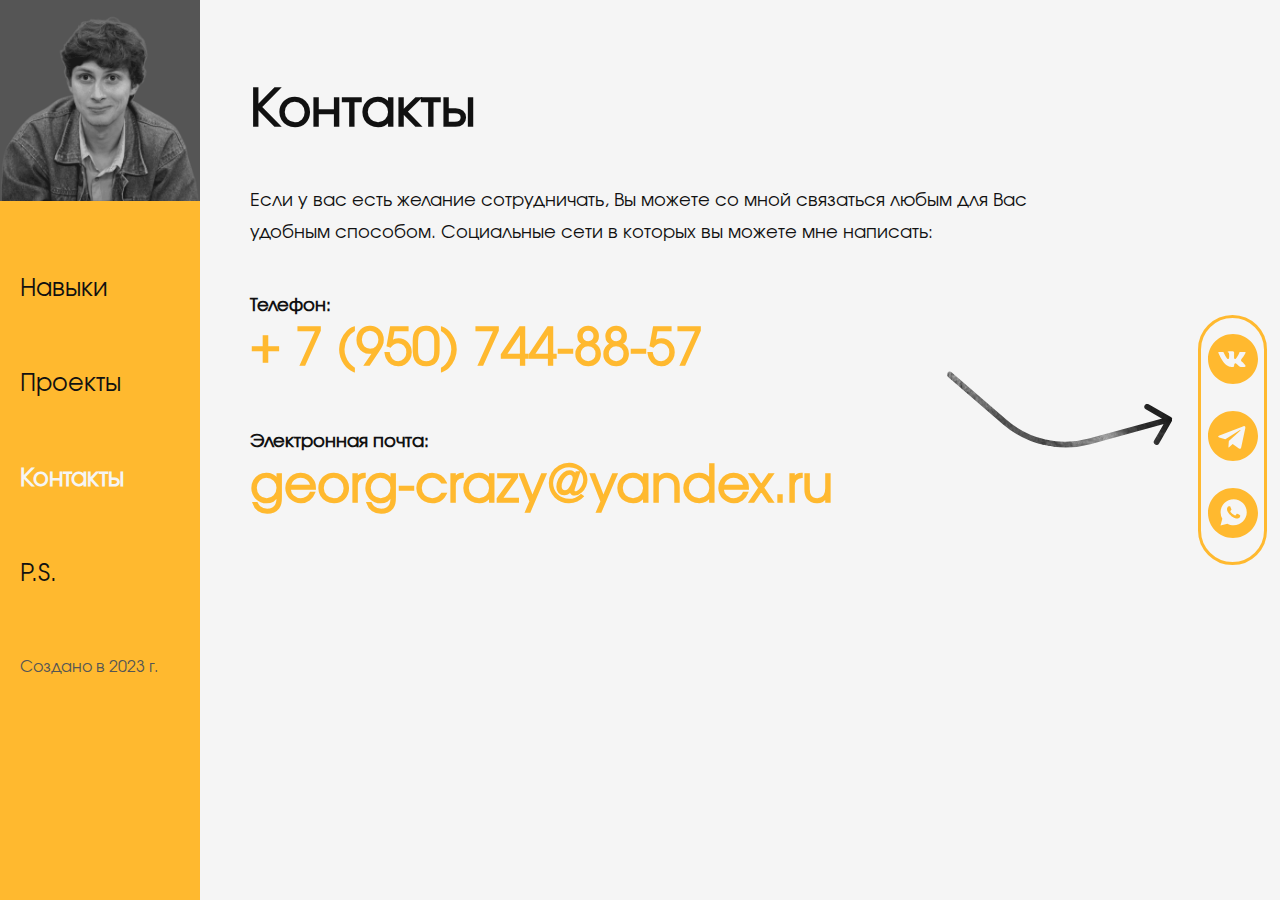
<file: source/pages/index_cont.html>
<!DOCTYPE html>
<html lang="ru">
	<head>
		<meta charset="UTF-8" />
		<meta name="viewport" content="width=device-width, initial-scale=1.0" />
		<link rel="stylesheet" href="../../assets/css/style_cont.css" media="all" />
        <link rel="icon" href="../../assets/images/favicon.ico" type="image/x-icon" />
		<title>Георгий Кондрашевский — Контакты</title>
	</head>
	<body>
		<div class="container__menu">
            <div class="burger__menu-btn" id="burgerMenu">
                <div class="burger__menu">
                    <span></span><span></span><span></span>
                </div>
            </div>
            <div class="menu">
                <div>
                    <a href="../../index.html"
                        ><img
                            class="face"
                            src="../../assets/images/Remove-bg.ai_1700557175860.png"
                            alt="my face"
                    /></a>
                </div>
                <a href="../../index.html" class="main">Главная</a>
				<a href="../../source/pages/index_design.html">Навыки</a>
				<a href="../../source/pages/index_project.html">Проекты</a>
				<a href="../../source/pages/index_cont.html" class="active">Контакты</a>
				<a href="../../source/pages/index_about.html">P.S.</a>
				<p>Создано в 2023 г.</p>
            </div>
        </div>

		<div class="container">
			<div class="content">
				<!-- Описание навыков -->
				<div class="text">
					<h2>Контакты</h2>

					<div class="content__one">
						<p>
							Если у вас есть желание сотрудничать, Вы можете со мной связаться
							любым для Вас удобным способом. Социальные сети в которых вы
							можете мне написать:
						</p>
						<img class="strelka" src="../../assets/images/strelka.svg" alt="->" />
						<p><b>Телефон:</b></p>
						<a href="tel:+79507448857"><h2>+ 7 (950) 744-88-57</h2></a>
						<p><b>Электронная почта:</b></p>
						<a href="mailto:georg-crazy@yandex.ru"
							><h2>georg-crazy@yandex.ru</h2></a
						>
					</div>
				</div>
			</div>
		</div>

		<div class="net"></div>
        
		<script src="../../assets/skripts/burger-menu.js"></script>
	</body>
</html>
</file>
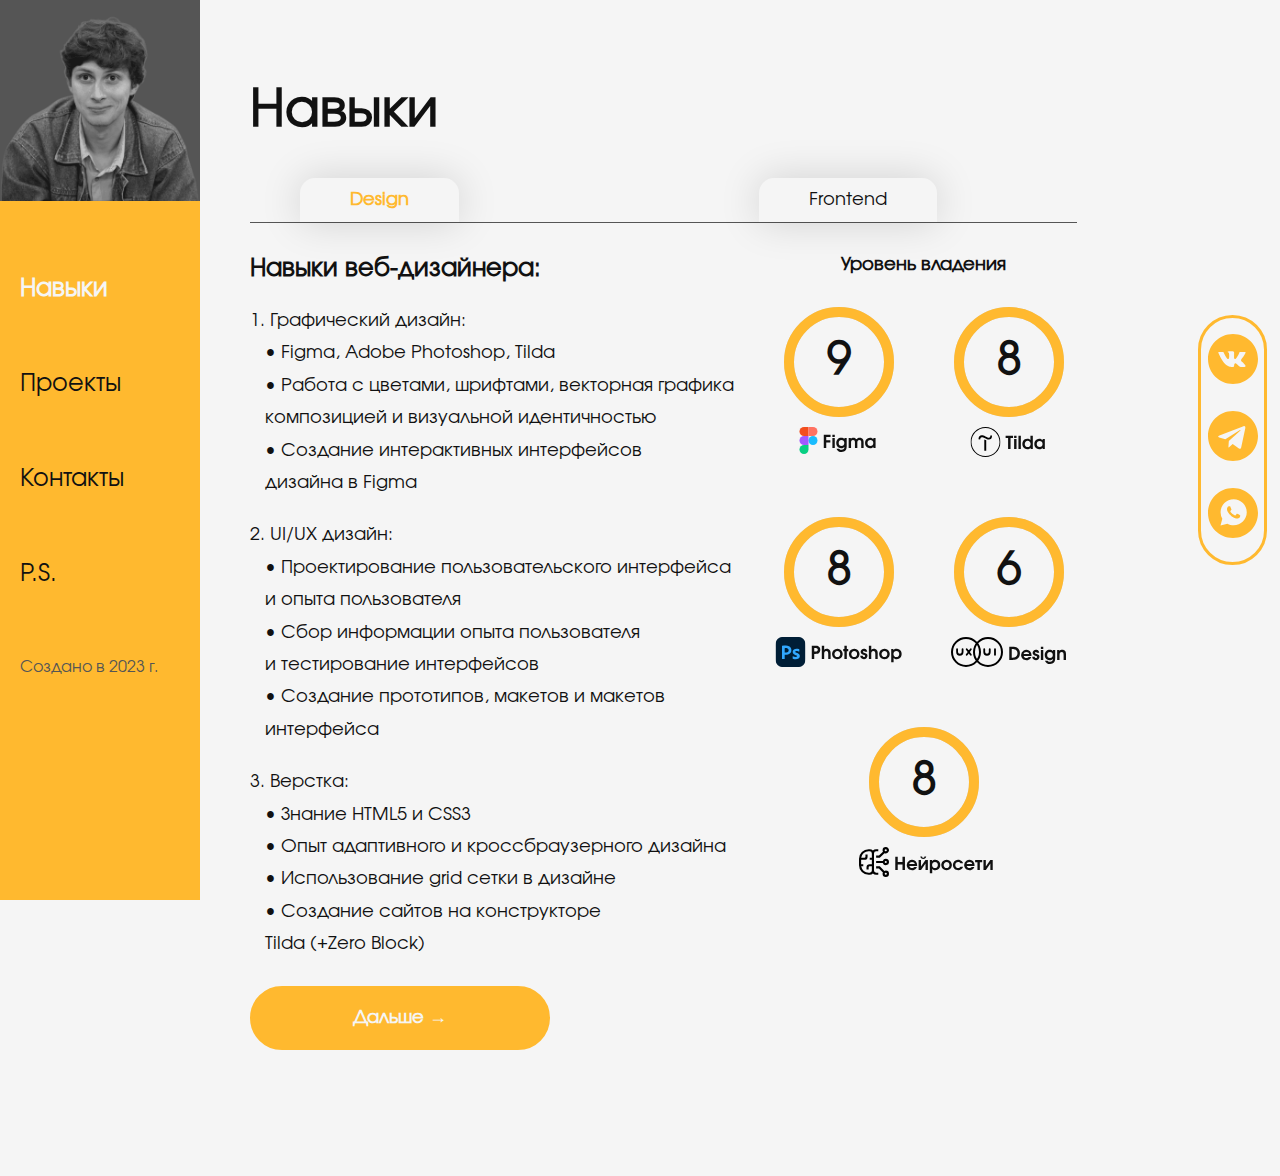
<file: source/pages/index_design.html>
<!DOCTYPE html>
<html lang="ru">
	<head>
		<meta charset="UTF-8" />
		<meta name="viewport" content="width=device-width, initial-scale=1.0" />
		<link rel="stylesheet" href="../../assets/css/style_skills.css" media="all" />
        <link rel="icon" href="../../assets/images/favicon.ico" type="image/x-icon" />
		<title>Георгий Кондрашевский — Навыки дизайнера</title>
	</head>
	<body>
		<div class="container__menu">
            <div class="burger__menu-btn" id="burgerMenu">
                <div class="burger__menu">
                    <span></span><span></span><span></span>
                </div>
            </div>
            <div class="menu">
                <div>
                    <a href="../../index.html"
                        ><img
                            class="face"
                            src="../../assets/images/Remove-bg.ai_1700557175860.png"
                            alt="my face"
                    /></a>
                </div>
                <a href="../../index.html" class="main">Главная</a>
				<a href="../../source/pages/index_design.html" class="active">Навыки</a>
				<a href="../../source/pages/index_project.html">Проекты</a>
				<a href="../../source/pages/index_cont.html">Контакты</a>
				<a href="../../source/pages/index_about.html">P.S.</a>
                <p>Создано в 2023 г.</p>
            </div>
        </div>

		<div class="container">
			<div class="container__wrap">
				<h2>Навыки</h2>
				<div class="tabs">
					<a href="#" class="tab now">Design</a>
					<a href="../../source/pages/index_front.html" class="tab">Frontend</a>
				</div>
			</div>

			<div class="content">
				<!-- Описание навыков -->
				<div class="text">
					<h3>Навыки веб-дизайнера:</h3>

					<div class="content__one">
						<p>1. Графический дизайн:</p>
						<ul>
							<li>• Figma, Adobe Photoshop, Tilda</li>
							<li>
								• Работа с цветами, шрифтами, векторная графика композицией
								и&nbsp;визуальной&nbsp;идентичностью
							</li>
							<li>• Создание интерактивных интерфейсов дизайна&nbsp;в&nbsp;Figma</li>
						</ul>
					</div>

					<div class="content__one">
						<p>2. UI/UX дизайн:</p>
						<ul>
							<li>
								• Проектирование пользовательского интерфейса и&nbsp;опыта
								пользователя
							</li>
							<li>
								• Сбор информации опыта пользователя и&nbsp;тестирование
								интерфейсов
							</li>
							<li>• Создание прототипов, макетов и макетов интерфейса</li>
						</ul>
					</div>

					<div class="content__one indent">
						<p>3. Верстка:</p>
						<ul>
							<li>• Знание HTML5 и CSS3</li>
							<li>• Опыт адаптивного и кроссбраузерного дизайна</li>
							<li>• Использование grid сетки в дизайне</li>
							<li>• Создание сайтов на конструкторе Tilda&nbsp;(+Zero&nbsp;Block)</li>
						</ul>
					</div>
                    <button id="a"><a href="../../source/pages/index_front.html" class="animateButton">Дальше →</a></button> 
				</div>

				<!-- Визуальная часть навыков -->
				<div class="content2">
					<h4>Уровень владения</h4>
					<div class="chart">
						<div class="skill">
							<div class="load-circle">
								<p class="load-circle__text">9</p>

								<svg class="load-circle__loader-bgr" height="110" width="110">
									<circle
										class="load-circle__loader-bgr__circle"
										cx="55"
										cy="55"
										r="50"
									/>
								</svg>
								<svg
									class="load-circle__loader load-circle--90-percent"
									height="110"
									width="110"
								>
									<circle
										class="load-circle__loader__circle"
										cx="55"
										cy="55"
										r="50"
									/>
								</svg>
							</div>
							<img src="../../assets/images/figma-svgrepo-com.svg" alt="Figma" />
						</div>

						<div class="skill">
							<div class="load-circle">
								<p class="load-circle__text">8</p>

								<svg class="load-circle__loader-bgr" height="110" width="110">
									<circle
										class="load-circle__loader-bgr__circle"
										cx="55"
										cy="55"
										r="50"
									/>
								</svg>
								<svg
									class="load-circle__loader load-circle--80-percent"
									height="110"
									width="110"
								>
									<circle
										class="load-circle__loader__circle"
										cx="55"
										cy="55"
										r="50"
									/>
								</svg>
							</div>
							<img src="../../assets/images/tilda.svg" alt="Tilda" />
						</div>

						<div class="skill">
							<div class="load-circle">
								<p class="load-circle__text">8</p>

								<svg class="load-circle__loader-bgr" height="110" width="110">
									<circle
										class="load-circle__loader-bgr__circle"
										cx="55"
										cy="55"
										r="50"
									/>
								</svg>
								<svg
									class="load-circle__loader load-circle--80-percent"
									height="110"
									width="110"
								>
									<circle
										class="load-circle__loader__circle"
										cx="55"
										cy="55"
										r="50"
									/>
								</svg>
							</div>
							<img src="../../assets/images/photoshop.svg" alt="Photoshop" />
						</div>

						<div class="skill">
							<div class="load-circle">
								<p class="load-circle__text">6</p>

								<svg class="load-circle__loader-bgr" height="110" width="110">
									<circle
										class="load-circle__loader-bgr__circle"
										cx="55"
										cy="55"
										r="50"
									/>
								</svg>
								<svg
									class="load-circle__loader load-circle--60-percent"
									height="110"
									width="110"
								>
									<circle
										class="load-circle__loader__circle"
										cx="55"
										cy="55"
										r="50"
									/>
								</svg>
							</div>
							<img src="../../assets/images/ui_ux_design.svg" alt="UI+UX Design" />
						</div>

						<div class="skill">
							<div class="load-circle">
								<p class="load-circle__text">8</p>

								<svg class="load-circle__loader-bgr" height="110" width="110">
									<circle
										class="load-circle__loader-bgr__circle"
										cx="55"
										cy="55"
										r="50"
									/>
								</svg>
								<svg
									class="load-circle__loader load-circle--80-percent"
									height="110"
									width="110"
								>
									<circle
										class="load-circle__loader__circle"
										cx="55"
										cy="55"
										r="50"
									/>
								</svg>
							</div>
							<img src="../../assets/images/ntirosety.svg" alt="Neural networks" />
						</div>
					</div>
				</div>
			</div>
		</div>

		<div class="net"></div>
        
		<!-- <script src="../../assets/skripts/"></script> -->
		<script src="../../assets/skripts/burger-menu.js"></script>
	</body>
</html>

<!-- сделать переключение между табами в js
    сделать анимацию на мобилке при прокрутке на 60%vh
-->
</file>
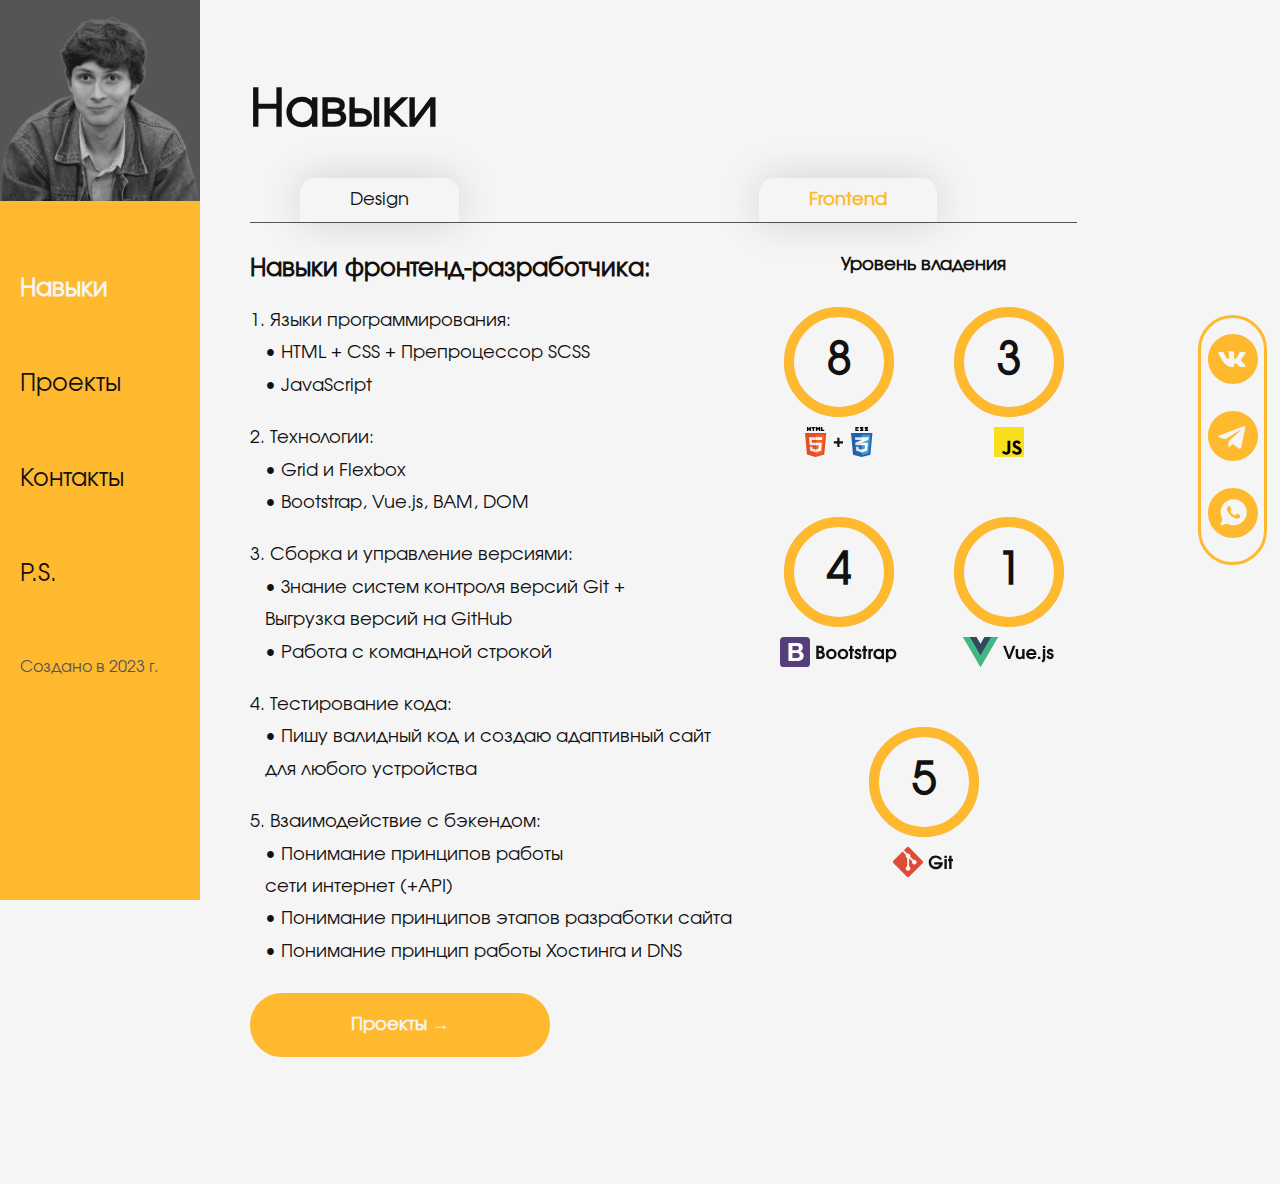
<file: source/pages/index_front.html>
<!DOCTYPE html>
<html lang="ru">
	<head>
		<meta charset="UTF-8" />
		<meta name="viewport" content="width=device-width, initial-scale=1.0" />
		<link rel="stylesheet" href="../../assets/css/style_skills.css" media="all" />
        <link rel="icon" href="../../assets/images/favicon.ico" type="image/x-icon" />
		<title>Георгий Кондрашевский — Навыки фронтенд-разработчика</title>
	</head>
	<body>
		<div class="container__menu">
			<div class="burger__menu-btn" id="burgerMenu">
				<div class="burger__menu"><span></span><span></span><span></span></div>
			</div>
			<div class="menu">
				<div>
					<a href="../../index.html"
						><img
							class="face"
							src="../../assets/images/Remove-bg.ai_1700557175860.png"
							alt="my face"
					/></a>
				</div>
				<a href="../../index.html" class="main">Главная</a>
				<a href="../../source/pages/index_design.html" class="active">Навыки</a>
				<a href="../../source/pages/index_project.html">Проекты</a>
				<a href="../../source/pages/index_cont.html">Контакты</a>
				<a href="../../source/pages/index_about.html">P.S.</a>
				<p>Создано в 2023 г.</p>
			</div>
		</div>

		<div class="container">
			<div class="container__wrap">
				<h2>Навыки</h2>
				<div class="tabs">
					<a href="../../source/pages/index_design.html" class="tab">Design</a>
					<a href="#" class="tab now">Frontend</a>
				</div>
			</div>

			<div class="content">
				<!-- Описание навыков -->
				<div class="text">
					<h3>Навыки фронтенд-разработчика:</h3>

					<div class="content__one">
						<p>1. Языки программирования:</p>
						<ul>
							<li>• HTML + CSS + Препроцессор SCSS</li>
							<li>• JavaScript</li>
						</ul>
					</div>

					<div class="content__one">
						<p>2. Технологии:</p>
						<ul>
							<li>• Grid и Flexbox</li>
							<li>• Bootstrap, Vue.js, BAM, DOM</li>
						</ul>
					</div>

					<div class="content__one">
						<p>3. Сборка и управление версиями:</p>
						<ul>
							<li>
								• Знание систем контроля версий Git +
								Выгрузка&nbsp;версий&nbsp;на&nbsp;GitHub
							</li>
							<li>• Работа с командной строкой</li>
						</ul>
					</div>

					<div class="content__one">
						<p>4. Тестирование кода:</p>
						<ul>
							<li>
								• Пишу валидный код и создаю адаптивный сайт
								для&nbsp;любого&nbsp;устройства
							</li>
						</ul>
					</div>

					<div class="content__one indent">
						<p>5. Взаимодействие с бэкендом:</p>
						<ul>
							<li>
								• Понимание принципов работы сети&nbsp;интернет&nbsp;(+API)
							</li>
							<li>• Понимание принципов этапов разработки сайта</li>
							<li>• Понимание принцип работы Хостинга и DNS</li>
						</ul>
					</div>
                    <button id="a"><a href="../../source/pages/index_project.html" class="animateButton">Проекты →</a></button> 
				</div>

				<!-- Визуальная часть навыков -->
				<div class="content2">
					<h4>Уровень владения</h4>
					<div class="chart">
						<div class="skill">
							<div class="load-circle">
								<p class="load-circle__text">8</p>

								<svg class="load-circle__loader-bgr" height="110" width="110">
									<circle
										class="load-circle__loader-bgr__circle"
										cx="55"
										cy="55"
										r="50"
									/>
								</svg>
								<svg
									class="load-circle__loader load-circle--80-percent"
									height="110"
									width="110"
								>
									<circle
										class="load-circle__loader__circle"
										cx="55"
										cy="55"
										r="50"
									/>
								</svg>
							</div>
							<img src="../../assets/images/html+css.svg" alt="HTML + CSS" />
						</div>

						<div class="skill">
							<div class="load-circle">
								<p class="load-circle__text">3</p>

								<svg class="load-circle__loader-bgr" height="110" width="110">
									<circle
										class="load-circle__loader-bgr__circle"
										cx="55"
										cy="55"
										r="50"
									/>
								</svg>
								<svg
									class="load-circle__loader load-circle--30-percent"
									height="110"
									width="110"
								>
									<circle
										class="load-circle__loader__circle"
										cx="55"
										cy="55"
										r="50"
									/>
								</svg>
							</div>
							<img src="../../assets/images/js.svg" alt="JavaScript" />
						</div>

						<div class="skill">
							<div class="load-circle">
								<p class="load-circle__text">4</p>

								<svg class="load-circle__loader-bgr" height="110" width="110">
									<circle
										class="load-circle__loader-bgr__circle"
										cx="55"
										cy="55"
										r="50"
									/>
								</svg>
								<svg
									class="load-circle__loader load-circle--40-percent"
									height="110"
									width="110"
								>
									<circle
										class="load-circle__loader__circle"
										cx="55"
										cy="55"
										r="50"
									/>
								</svg>
							</div>
							<img src="../../assets/images/bootstrap.svg" alt="Bootstrap" />
						</div>

						<div class="skill">
							<div class="load-circle">
								<p class="load-circle__text">1</p>

								<svg class="load-circle__loader-bgr" height="110" width="110">
									<circle
										class="load-circle__loader-bgr__circle"
										cx="55"
										cy="55"
										r="50"
									/>
								</svg>
								<svg
									class="load-circle__loader load-circle--10-percent"
									height="110"
									width="110"
								>
									<circle
										class="load-circle__loader__circle"
										cx="55"
										cy="55"
										r="50"
									/>
								</svg>
							</div>
							<img src="../../assets/images/vue.svg" alt="Vue" />
						</div>

						<div class="skill">
							<div class="load-circle">
								<p class="load-circle__text">5</p>

								<svg class="load-circle__loader-bgr" height="110" width="110">
									<circle
										class="load-circle__loader-bgr__circle"
										cx="55"
										cy="55"
										r="50"
									/>
								</svg>
								<svg
									class="load-circle__loader load-circle--50-percent"
									height="110"
									width="110"
								>
									<circle
										class="load-circle__loader__circle"
										cx="55"
										cy="55"
										r="50"
									/>
								</svg>
							</div>
							<img src="../../assets/images/git.svg" alt="Git" />
						</div>
					</div>
				</div>
			</div>
		</div>

		<div class="net"></div>

		<script src="../../assets/skripts/burger-menu.js"></script>
	</body>
</html>
</file>
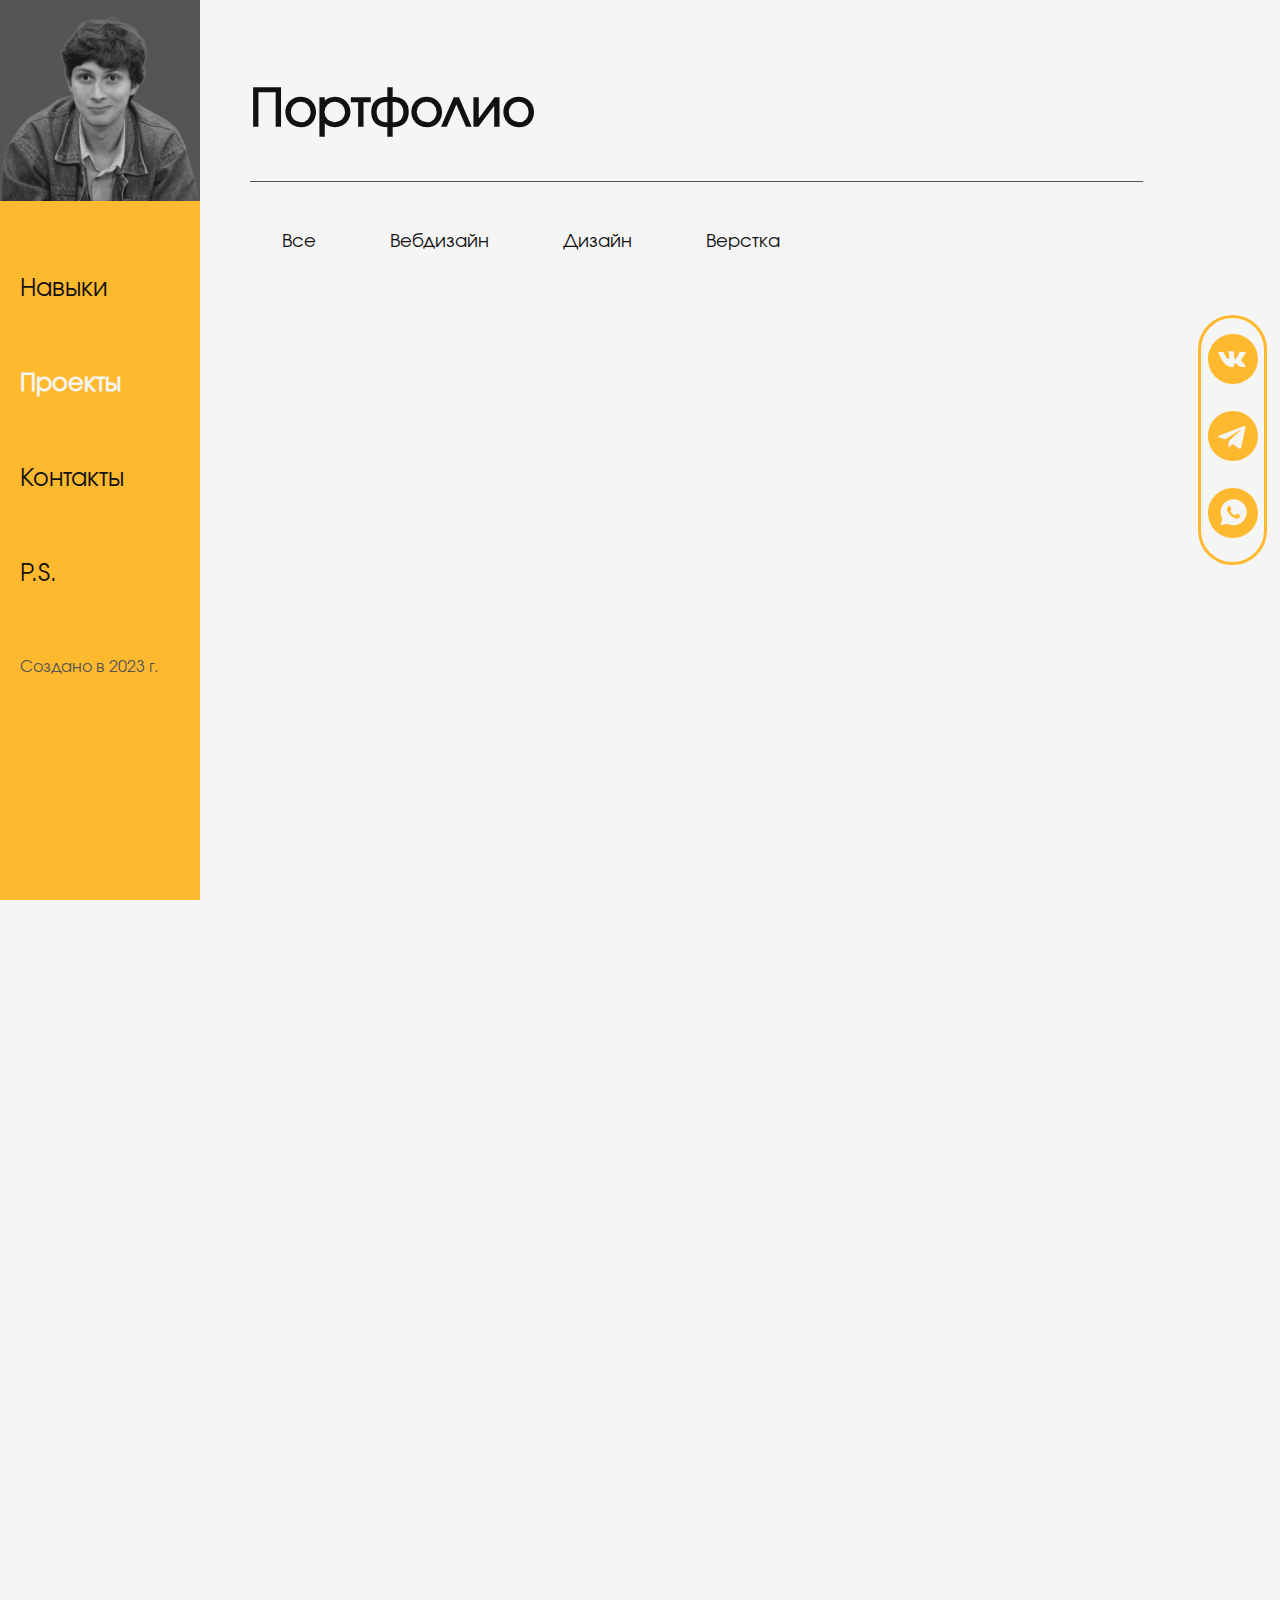
<file: source/pages/index_project.html>
<!DOCTYPE html>
<html lang="ru">
	<head>
		<meta charset="UTF-8" />
		<meta name="viewport" content="width=device-width, initial-scale=1.0" />
		<link
			rel="stylesheet"
			href="../../assets/css/style_projects.css"
			media="all"
		/>
		<link
			rel="icon"
			href="../../assets/images/favicon.ico"
			type="image/x-icon"
		/>
		<title>Георгий Кондрашевский — Проекты</title>
	</head>
	<body>
		<div class="container__menu">
			<div class="burger__menu-btn" id="burgerMenu">
				<div class="burger__menu"><span></span><span></span><span></span></div>
			</div>
			<div class="menu">
				<div>
					<a href="../../index.html"
						><img
							class="face"
							src="../../assets/images/Remove-bg.ai_1700557175860.png"
							alt="my face"
					/></a>
				</div>
				 <a href="../../index.html" class="main">Главная</a>
				<a href="../../source/pages/index_design.html">Навыки</a>
				<a href="../../source/pages/index_project.html" class="active">Проекты</a>
				<a href="../../source/pages/index_cont.html">Контакты</a>
				<a href="../../source/pages/index_about.html">P.S.</a>
				<p>Создано в 2023 г.</p>
			</div>
		</div>

		<div class="container">
			<div class="container__wrap">
				<h2>Портфолио</h2>
			</div>

			<div class="toolbar" id="tbar">
				<!-- <div class="skeleton skeleton__btn mr-2"></div>
				<div class="skeleton skeleton__btn mr-2"></div> -->

				<div id="modal" class="modal">
					<div class="modal-content" id="modal-content">
						<!-- Здесь будет отображаться содержимое модального окна -->
					</div>
				</div>
			</div>

			<div id="portfolio">
				<!-- generated content -->
			</div>

			<div style="clear: both"></div>
		</div>

		<div class="net"></div>

		<script src="../../assets/skripts/portfolio.js"></script>
		<script src="../../assets/skripts/burger-menu.js"></script>
	</body>
</html>
</file>
<file: assets/css/style_cont.css>
* {
  margin: 0;
  padding: 0;
  text-decoration: none;
  list-style-type: none;
}

@font-face {
  font-family: "Evolventa";
  src: url(../../assets/fonts/Evolventa/Evolventa-Normal.ttf);
}
body {
  display: flex;
  font-family: "Evolventa";
  font-weight: 400;
  color: #111;
  background-color: #f5f5f5;
  font-size: 18px;
}

.container {
  margin: 60px 10% 0 280px;
}

h2 {
  font-size: clamp(24px, 4vw, 64px);
  margin: 0 0 4% 0;
}

a {
  color: #ffb92f;
}
a:hover {
  font-weight: 700;
}

p {
  font-size: clamp(14px, 2vw, 18px);
  line-height: 180%;
}

button {
  display: flex;
  justify-content: center;
  align-items: center;
  width: 300px;
  min-height: 60px;
  margin-top: 2%;
  border-radius: 360px;
  background: #ffb92f;
  margin-bottom: 10%;
  border: 2px solid #ffb92f;
}
button a {
  display: flex;
  align-items: center;
  justify-content: center;
  width: 300px;
  height: 60px;
  font-family: "Evolventa";
  font-weight: 700;
  color: #f5f5f5;
  font-size: clamp(14px, 2vw, 18px);
  border-radius: 360px;
}
button:hover {
  color: #f5f5f5;
  background: #ec9e00;
  border: 2px solid #ec9e00;
}

@media (max-width: 1440px) {
  .container {
    margin: 6% 250px;
  }
}
@media (max-width: 1160px) {
  button {
    width: 200px;
    height: 60px;
  }
  .container {
    margin: 10% 2% 0 20%;
  }
}
.burger__menu {
  display: none;
  position: fixed;
  width: 35px;
  height: 38px;
  left: 20px;
  top: 8%;
  z-index: 3;
}

.burger__menu-btn {
  margin: auto;
  border: none;
}

.burger__menu-btn span {
  position: absolute;
  width: 35px;
  height: 3px;
  background-color: #ffb92f;
  transition: transform 0.5s, opacity 0.5s, background-color 0.5s;
}

.burger__menu-btn span:nth-child(1) {
  transform: translateY(-10px);
}

.container__menu.open .burger__menu-btn span:nth-child(1) {
  transform: translateY(0) rotate(45deg);
  background-color: #f5f5f5;
}

.container__menu.open .burger__menu-btn span:nth-child(2) {
  display: none;
}

.burger__menu-btn span:nth-child(3) {
  transform: translateY(10px);
}

.container__menu.open .burger__menu-btn span:nth-child(3) {
  transform: translateY(0) rotate(-45deg);
  background-color: #f5f5f5;
}

.menu {
  max-width: 220px;
  height: 100vh;
  position: fixed;
  background: #ffb92f;
  display: flex;
  flex-direction: column;
  gap: 8%;
  z-index: 2;
}
.menu a {
  color: #111;
  font-size: clamp(14px, 2vw, 24px);
  margin-left: 10%;
}
.menu p {
  color: #555555;
  font-size: clamp(10px, 2vw, 16px);
  margin-left: 10%;
}
.menu .active {
  color: #f5f5f5;
  font-weight: 600;
}

.main {
  display: none;
}

.face {
  margin-left: -10%;
  width: 100%;
  -o-object-fit: cover;
     object-fit: cover;
  background: #555555;
}

.social {
  position: fixed;
  display: flex;
  flex-direction: column;
  top: 35%;
  right: 1%;
  padding: 0.5%;
  border-radius: 360px;
  border: 3px solid #ffb92f;
}
.social a {
  margin-bottom: 20%;
  margin-top: 20%;
}

@media (max-width: 1440px) {
  .menu {
    gap: 7%;
    max-width: 200px;
    height: 100vh;
  }
  .face {
    margin-left: -10%;
    width: 100%;
  }
}
@media (max-width: 1160px) {
  .burger__menu {
    display: block;
  }
  .main {
    display: inline;
  }
  .menu {
    width: 350px;
    padding: 12% 0 0 0;
    left: -350px;
    transition: transform 0.5s;
  }
  .menu a {
    font-size: 24px;
    margin-left: 20px;
  }
  .face {
    display: none;
  }
  .container__menu.open .menu {
    transform: translateX(350px);
  }
  .social {
    width: 14%;
    top: 35%;
    left: 0;
    border: none;
  }
  .social a {
    width: 40px;
    height: 40px;
    margin: 10px 0 40px 10px;
  }
}
.content__one {
  margin: 20px 0 20px 0;
  font-size: clamp(18px, 2vw, 24px);
  line-height: 180%;
}
.content__one p {
  margin-top: 60px;
  margin-bottom: 10px;
}
.content__one a {
  display: inline-block;
}

.strelka {
  width: 18vw;
  transform: rotate(10deg);
  position: absolute;
  margin-top: 10%;
  margin-left: 54vw;
}

@media (max-width: 1390px) {
  .content__one {
    width: 800px;
    line-height: 150%;
  }
  .content__one p {
    margin-top: 40px;
    margin-bottom: 10px;
  }
}
@media (max-width: 1160px) {
  .content__one {
    width: 100%;
  }
  .strelka {
    display: none;
  }
}
</file>
<file: assets/css/style_skills.css>
* {
  margin: 0;
  padding: 0;
  text-decoration: none;
  list-style-type: none;
}

@font-face {
  font-family: "Evolventa";
  src: url(../../assets/fonts/Evolventa/Evolventa-Normal.ttf);
}
body {
  display: flex;
  font-family: "Evolventa";
  font-weight: 400;
  color: #111;
  background-color: #f5f5f5;
  font-size: 18px;
}

.container {
  margin: 60px 10% 0 280px;
}

h2 {
  font-size: clamp(24px, 4vw, 64px);
  margin: 0 0 4% 0;
}

a {
  color: #ffb92f;
}
a:hover {
  font-weight: 700;
}

p {
  font-size: clamp(14px, 2vw, 18px);
  line-height: 180%;
}

button {
  display: flex;
  justify-content: center;
  align-items: center;
  width: 300px;
  min-height: 60px;
  margin-top: 2%;
  border-radius: 360px;
  background: #ffb92f;
  margin-bottom: 10%;
  border: 2px solid #ffb92f;
}
button a {
  display: flex;
  align-items: center;
  justify-content: center;
  width: 300px;
  height: 60px;
  font-family: "Evolventa";
  font-weight: 700;
  color: #f5f5f5;
  font-size: clamp(14px, 2vw, 18px);
  border-radius: 360px;
}
button:hover {
  color: #f5f5f5;
  background: #ec9e00;
  border: 2px solid #ec9e00;
}

@media (max-width: 1440px) {
  .container {
    margin: 6% 250px;
  }
}
@media (max-width: 1160px) {
  button {
    width: 200px;
    height: 60px;
  }
  .container {
    margin: 10% 2% 0 20%;
  }
}
.burger__menu {
  display: none;
  position: fixed;
  width: 35px;
  height: 38px;
  left: 20px;
  top: 8%;
  z-index: 3;
}

.burger__menu-btn {
  margin: auto;
  border: none;
}

.burger__menu-btn span {
  position: absolute;
  width: 35px;
  height: 3px;
  background-color: #ffb92f;
  transition: transform 0.5s, opacity 0.5s, background-color 0.5s;
}

.burger__menu-btn span:nth-child(1) {
  transform: translateY(-10px);
}

.container__menu.open .burger__menu-btn span:nth-child(1) {
  transform: translateY(0) rotate(45deg);
  background-color: #f5f5f5;
}

.container__menu.open .burger__menu-btn span:nth-child(2) {
  display: none;
}

.burger__menu-btn span:nth-child(3) {
  transform: translateY(10px);
}

.container__menu.open .burger__menu-btn span:nth-child(3) {
  transform: translateY(0) rotate(-45deg);
  background-color: #f5f5f5;
}

.menu {
  max-width: 220px;
  height: 100vh;
  position: fixed;
  background: #ffb92f;
  display: flex;
  flex-direction: column;
  gap: 8%;
  z-index: 2;
}
.menu a {
  color: #111;
  font-size: clamp(14px, 2vw, 24px);
  margin-left: 10%;
}
.menu p {
  color: #555555;
  font-size: clamp(10px, 2vw, 16px);
  margin-left: 10%;
}
.menu .active {
  color: #f5f5f5;
  font-weight: 600;
}

.main {
  display: none;
}

.face {
  margin-left: -10%;
  width: 100%;
  -o-object-fit: cover;
     object-fit: cover;
  background: #555555;
}

.social {
  position: fixed;
  display: flex;
  flex-direction: column;
  top: 35%;
  right: 1%;
  padding: 0.5%;
  border-radius: 360px;
  border: 3px solid #ffb92f;
}
.social a {
  margin-bottom: 20%;
  margin-top: 20%;
}

@media (max-width: 1440px) {
  .menu {
    gap: 7%;
    max-width: 200px;
    height: 100vh;
  }
  .face {
    margin-left: -10%;
    width: 100%;
  }
}
@media (max-width: 1160px) {
  .burger__menu {
    display: block;
  }
  .main {
    display: inline;
  }
  .menu {
    width: 350px;
    padding: 12% 0 0 0;
    left: -350px;
    transition: transform 0.5s;
  }
  .menu a {
    font-size: 24px;
    margin-left: 20px;
  }
  .face {
    display: none;
  }
  .container__menu.open .menu {
    transform: translateX(350px);
  }
  .social {
    width: 14%;
    top: 35%;
    left: 0;
    border: none;
  }
  .social a {
    width: 40px;
    height: 40px;
    margin: 10px 0 40px 10px;
  }
}
.load-circle {
  position: relative;
  display: flex;
  align-items: center;
  justify-content: center;
  width: 110px;
  height: 110px;
}
.load-circle__loader, .load-circle__loader-bgr {
  position: absolute;
  top: 0;
  left: 0;
  transform: rotate(-90deg);
}
.load-circle__loader__circle, .load-circle__loader-bgr__circle {
  stroke: #ffb92f;
  stroke-width: 10;
  fill: transparent;
}
.load-circle__loader-bgr__circle {
  stroke: #d5d5d5;
}
.load-circle__text {
  display: flex;
  font-size: clamp(44px, 2vw, 64px);
  font-weight: 900;
}
.load-circle--90-percent .load-circle__loader__circle {
  animation: prixClipFix90 3s forwards linear;
}
@keyframes prixClipFix90 {
  0% {
    stroke-dasharray: 0, 9999;
  }
  100% {
    stroke-dasharray: 282.852, 9999;
  }
}
.load-circle--80-percent .load-circle__loader__circle {
  animation: prixClipFix80 3s forwards linear;
}
@keyframes prixClipFix80 {
  0% {
    stroke-dasharray: 0, 9999;
  }
  100% {
    stroke-dasharray: 251.424, 9999;
  }
}
.load-circle--70-percent .load-circle__loader__circle {
  animation: prixClipFix70 3s forwards linear;
}
@keyframes prixClipFix70 {
  0% {
    stroke-dasharray: 0, 9999;
  }
  100% {
    stroke-dasharray: 219.996, 9999;
  }
}
.load-circle--60-percent .load-circle__loader__circle {
  animation: prixClipFix60 3s forwards linear;
}
@keyframes prixClipFix60 {
  0% {
    stroke-dasharray: 0, 9999;
  }
  100% {
    stroke-dasharray: 188.568, 9999;
  }
}
.load-circle--50-percent .load-circle__loader__circle {
  animation: prixClipFix50 3s forwards linear;
}
@keyframes prixClipFix50 {
  0% {
    stroke-dasharray: 0, 9999;
  }
  100% {
    stroke-dasharray: 157.14, 9999;
  }
}
.load-circle--40-percent .load-circle__loader__circle {
  animation: prixClipFix40 3s forwards linear;
}
@keyframes prixClipFix40 {
  0% {
    stroke-dasharray: 0, 9999;
  }
  100% {
    stroke-dasharray: 125.712, 9999;
  }
}
.load-circle--30-percent .load-circle__loader__circle {
  animation: prixClipFix30 3s forwards linear;
}
@keyframes prixClipFix30 {
  0% {
    stroke-dasharray: 0, 9999;
  }
  100% {
    stroke-dasharray: 94.284, 9999;
  }
}
.load-circle--20-percent .load-circle__loader__circle {
  animation: prixClipFix20 3s forwards linear;
}
@keyframes prixClipFix20 {
  0% {
    stroke-dasharray: 0, 9999;
  }
  100% {
    stroke-dasharray: 62.856, 9999;
  }
}
.load-circle--10-percent .load-circle__loader__circle {
  animation: prixClipFix10 3s forwards linear;
}
@keyframes prixClipFix10 {
  0% {
    stroke-dasharray: 0, 9999;
  }
  100% {
    stroke-dasharray: 31.428, 9999;
  }
}

.container {
  display: inline-flex;
  flex-direction: column;
  align-items: flex-start;
  gap: 30px;
}
.container__wrap {
  width: 100%;
  border-bottom: 1px solid #555;
}

.tabs {
  display: flex;
  padding: 0px 50px;
  align-items: center;
  gap: 300px;
}
.tabs a {
  color: #111;
  font-size: clamp(14px, 2vw, 18px);
}
.tabs .now {
  color: #ffb92f;
  font-weight: 700;
}

.tab {
  display: flex;
  padding: 10px 50px;
  justify-content: center;
  align-items: center;
  gap: 10px;
  border-radius: 15px 15px 0px 0px;
  background: #f5f5f5;
  box-shadow: 0px 0px 40px 0px rgba(0, 0, 0, 0.15);
}

.content {
  display: flex;
  gap: 20px;
}

.text {
  width: 780px;
}

h3 {
  font-size: clamp(18px, 2vw, 24px);
  display: inline;
}

.content__one {
  margin: 20px 0 20px 0;
  font-size: clamp(14px, 2vw, 18px);
  line-height: 180%;
}
.content__one li {
  margin-left: 50px;
}

.content2 {
  display: flex;
  flex-direction: column;
  align-items: center;
  gap: 10px;
}

h4 {
  font-size: clamp(14px, 2vw, 18px);
  margin-bottom: 20px;
}

.chart {
  display: flex;
  width: 307px;
  justify-content: center;
  align-items: center;
  align-content: center;
  gap: 60px;
  flex-wrap: wrap;
}

.skill {
  width: 110px;
  height: 110px;
  text-align: center;
  margin-bottom: 40px;
}
.skill img {
  margin: 10px -10px;
}

.indent {
  margin-bottom: 5%;
}

@media (max-width: 1440px) {
  .text {
    width: 500px;
  }
  .content__one li {
    margin-left: 15px;
  }
}
@media (max-width: 1160px) {
  .content {
    flex-direction: column;
  }
  .tabs {
    padding: 0;
    gap: 0;
    justify-content: space-around;
  }
  .tab {
    padding: 10px 30px;
  }
  .text {
    width: 90%;
  }
  .content__one ul {
    width: 100%;
  }
  .content__one li {
    width: 100%;
  }
  .content2 {
    width: 80vw;
  }
  .chart {
    gap: 30px;
    z-index: -2;
  }
}
</file>
<file: assets/css/style_projects.css>
@charset "UTF-8";
* {
  margin: 0;
  padding: 0;
  text-decoration: none;
  list-style-type: none;
}

@font-face {
  font-family: "Evolventa";
  src: url(../../assets/fonts/Evolventa/Evolventa-Normal.ttf);
}
body {
  display: flex;
  font-family: "Evolventa";
  font-weight: 400;
  color: #111;
  background-color: #f5f5f5;
  font-size: 18px;
}

.container {
  margin: 60px 10% 0 280px;
}

h2 {
  font-size: clamp(24px, 4vw, 64px);
  margin: 0 0 4% 0;
}

a {
  color: #ffb92f;
}
a:hover {
  font-weight: 700;
}

p {
  font-size: clamp(14px, 2vw, 18px);
  line-height: 180%;
}

button {
  display: flex;
  justify-content: center;
  align-items: center;
  width: 300px;
  min-height: 60px;
  margin-top: 2%;
  border-radius: 360px;
  background: #ffb92f;
  margin-bottom: 10%;
  border: 2px solid #ffb92f;
}
button a {
  display: flex;
  align-items: center;
  justify-content: center;
  width: 300px;
  height: 60px;
  font-family: "Evolventa";
  font-weight: 700;
  color: #f5f5f5;
  font-size: clamp(14px, 2vw, 18px);
  border-radius: 360px;
}
button:hover {
  color: #f5f5f5;
  background: #ec9e00;
  border: 2px solid #ec9e00;
}

@media (max-width: 1440px) {
  .container {
    margin: 6% 250px;
  }
}
@media (max-width: 1160px) {
  button {
    width: 200px;
    height: 60px;
  }
  .container {
    margin: 10% 2% 0 20%;
  }
}
.burger__menu {
  display: none;
  position: fixed;
  width: 35px;
  height: 38px;
  left: 20px;
  top: 8%;
  z-index: 3;
}

.burger__menu-btn {
  margin: auto;
  border: none;
}

.burger__menu-btn span {
  position: absolute;
  width: 35px;
  height: 3px;
  background-color: #ffb92f;
  transition: transform 0.5s, opacity 0.5s, background-color 0.5s;
}

.burger__menu-btn span:nth-child(1) {
  transform: translateY(-10px);
}

.container__menu.open .burger__menu-btn span:nth-child(1) {
  transform: translateY(0) rotate(45deg);
  background-color: #f5f5f5;
}

.container__menu.open .burger__menu-btn span:nth-child(2) {
  display: none;
}

.burger__menu-btn span:nth-child(3) {
  transform: translateY(10px);
}

.container__menu.open .burger__menu-btn span:nth-child(3) {
  transform: translateY(0) rotate(-45deg);
  background-color: #f5f5f5;
}

.menu {
  max-width: 220px;
  height: 100vh;
  position: fixed;
  background: #ffb92f;
  display: flex;
  flex-direction: column;
  gap: 8%;
  z-index: 2;
}
.menu a {
  color: #111;
  font-size: clamp(14px, 2vw, 24px);
  margin-left: 10%;
}
.menu p {
  color: #555555;
  font-size: clamp(10px, 2vw, 16px);
  margin-left: 10%;
}
.menu .active {
  color: #f5f5f5;
  font-weight: 600;
}

.main {
  display: none;
}

.face {
  margin-left: -10%;
  width: 100%;
  -o-object-fit: cover;
     object-fit: cover;
  background: #555555;
}

.social {
  position: fixed;
  display: flex;
  flex-direction: column;
  top: 35%;
  right: 1%;
  padding: 0.5%;
  border-radius: 360px;
  border: 3px solid #ffb92f;
}
.social a {
  margin-bottom: 20%;
  margin-top: 20%;
}

@media (max-width: 1440px) {
  .menu {
    gap: 7%;
    max-width: 200px;
    height: 100vh;
  }
  .face {
    margin-left: -10%;
    width: 100%;
  }
}
@media (max-width: 1160px) {
  .burger__menu {
    display: block;
  }
  .main {
    display: inline;
  }
  .menu {
    width: 350px;
    padding: 12% 0 0 0;
    left: -350px;
    transition: transform 0.5s;
  }
  .menu a {
    font-size: 24px;
    margin-left: 20px;
  }
  .face {
    display: none;
  }
  .container__menu.open .menu {
    transform: translateX(350px);
  }
  .social {
    width: 14%;
    top: 35%;
    left: 0;
    border: none;
  }
  .social a {
    width: 40px;
    height: 40px;
    margin: 10px 0 40px 10px;
  }
}
.container {
  display: inline-flex;
  flex-direction: column;
  gap: 30px;
}
.container__wrap {
  width: 100%;
  border-bottom: 1px solid #555;
}

.frame-1 {
  display: block;
  border-radius: 10px;
  width: 22vw;
  height: 25vh;
  margin-bottom: 20px;
}

.frame-2 {
  display: block;
  border-radius: 10px;
  width: 22vw;
  height: 65vh;
  margin-bottom: 20px;
}

.mr-2 {
  margin-right: 10px;
}

.d-flex {
  display: flex;
}

.skeleton {
  opacity: 0.8;
  animation: skeleton-loading 1s linear infinite alternate;
}
@keyframes skeleton-loading {
  0% {
    background-color: hsl(200, 20%, 75%);
  }
  100% {
    background-color: hsl(200, 20%, 90%);
  }
}

.toolbar {
  display: flex;
}

#portfolio {
  -moz-column-count: 3;
  column-count: 3;
  -moz-column-gap: 1.5rem;
  column-gap: 1.5rem;
  -moz-column-width: 33.3333333333%;
  column-width: 33.3333333333%;
}

.tile {
  width: 22vw;
  transform: scale(0);
  transition: all 350ms ease;
}
.tile img {
  width: 100%;
  height: 100%;
  margin: 0 !important;
  box-shadow: 0 10px 10px 0 rgba(51, 51, 51, 0.25);
}

.scale-anm {
  transform: scale(1);
}

.tile img {
  max-width: 100%;
  width: 100%;
  height: auto;
}

.btn {
  width: auto;
  height: auto;
  padding: 0.5rem 2rem;
  font-family: "Evolventa";
  font-size: clamp(14px, 2vw, 18px);
  cursor: pointer;
  line-height: normal;
  margin: 0;
  margin-right: 10px;
  border: 0px solid;
  color: #111;
  background-color: rgba(0, 0, 0, 0);
}
.btn:hover {
  color: #f5f5f5;
  background-color: #ffb92f;
  border: 1px solid;
  border: #ffb92f;
}

.btn:hover {
  text-decoration: none;
}

.btn:focus {
  outline: none;
  border-color: var(--darken-2);
  box-shadow: 0 0 0 3px var(--darken-3);
}

::-moz-focus-inner {
  border: 0;
  padding: 0;
}

@media (max-width: 1160px) {
  #portfolio {
    width: 100%;
    -moz-column-count: 1;
         column-count: 1;
  }
  .tile {
    width: auto;
  }
  .toolbar {
    display: flex;
    flex-wrap: wrap;
    gap: 10px;
  }
  .btn {
    margin-right: 0;
  }
  .frame-1,
  .frame-2 {
    width: 100%;
  }
}
/* Стили для модального окна */
.modal {
  display: none;
  position: fixed;
  z-index: 1000;
  top: 0;
  left: 0;
  width: 100%;
  height: 100%;
  background-color: rgba(0, 0, 0, 0.5);
  overflow-y: auto;
}

.modal-content {
  position: absolute;
  top: 50%;
  left: 50%;
  transform: translate(-50%, -50%);
  background-color: white;
  padding: 20px;
  border-radius: 5px;
}

.modal img {
  max-width: 100%;
  height: auto;
}

/* Стили для модального окна */
</file>
